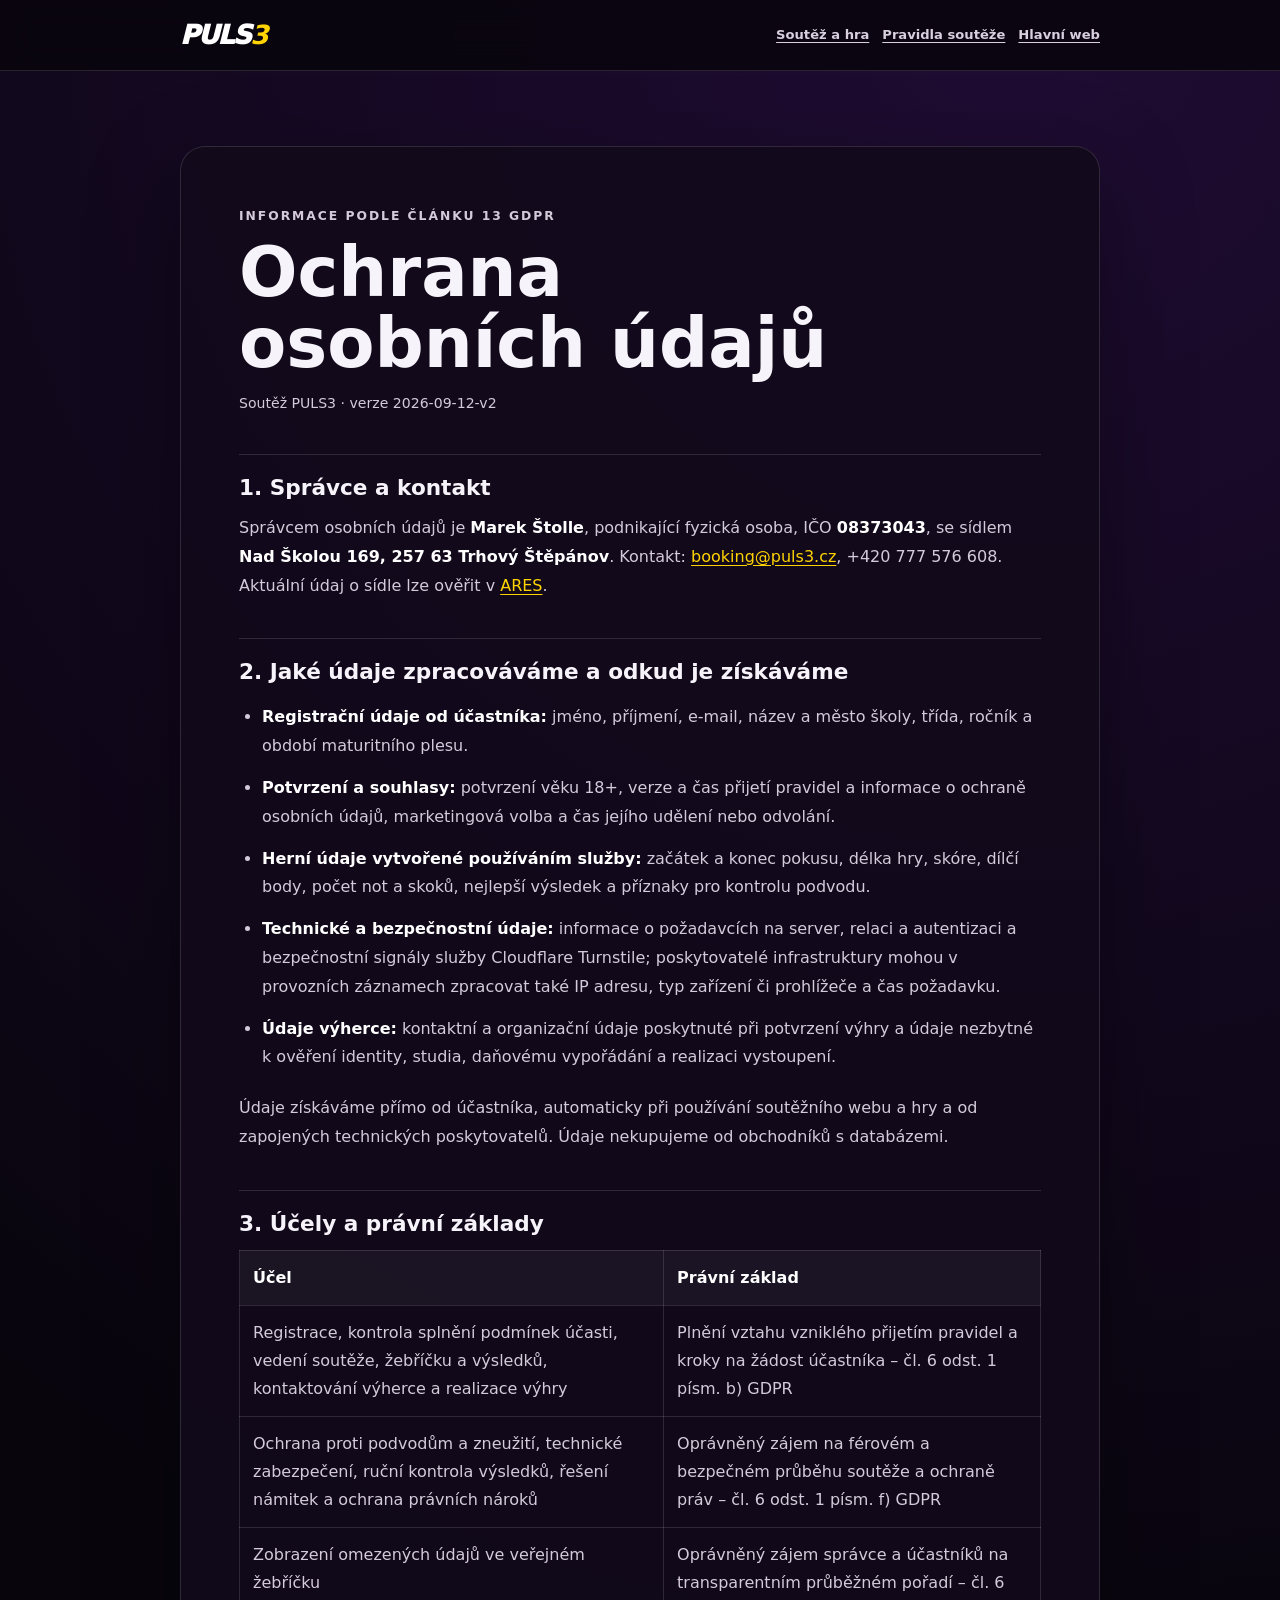
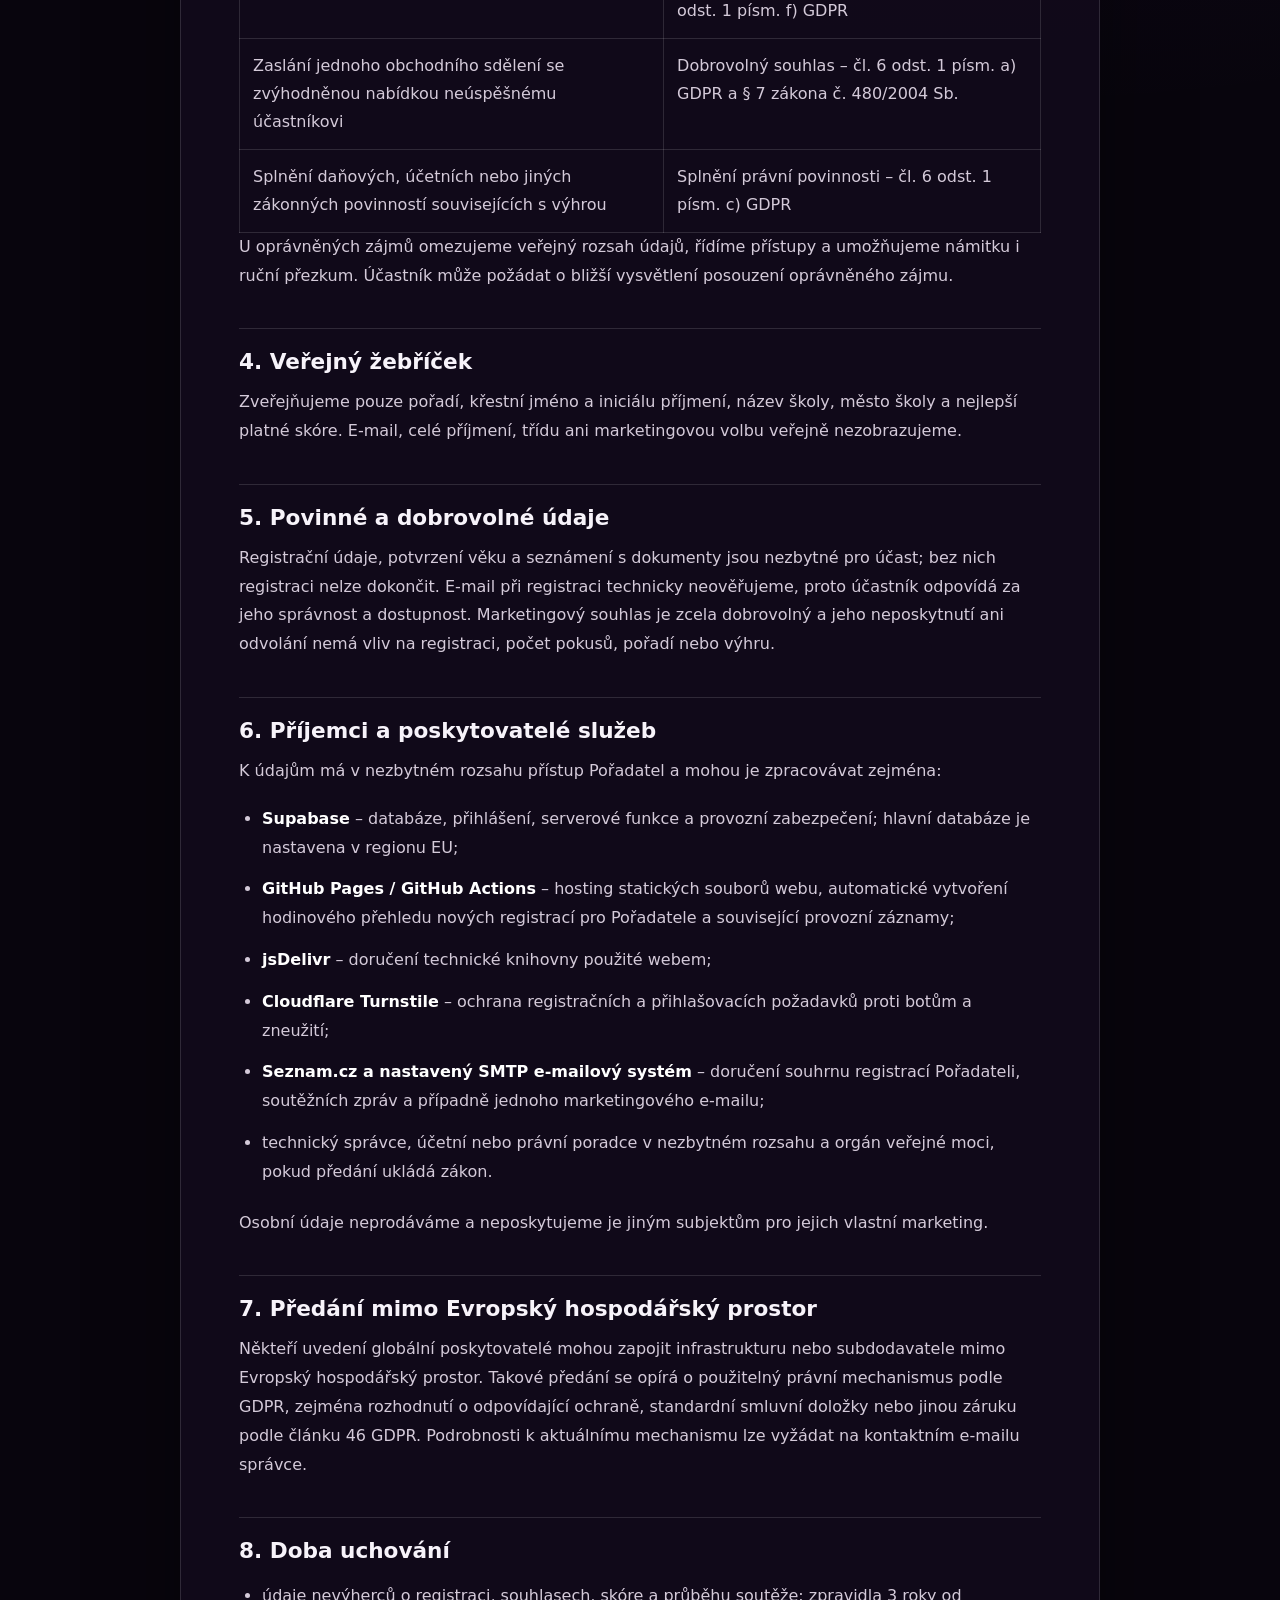
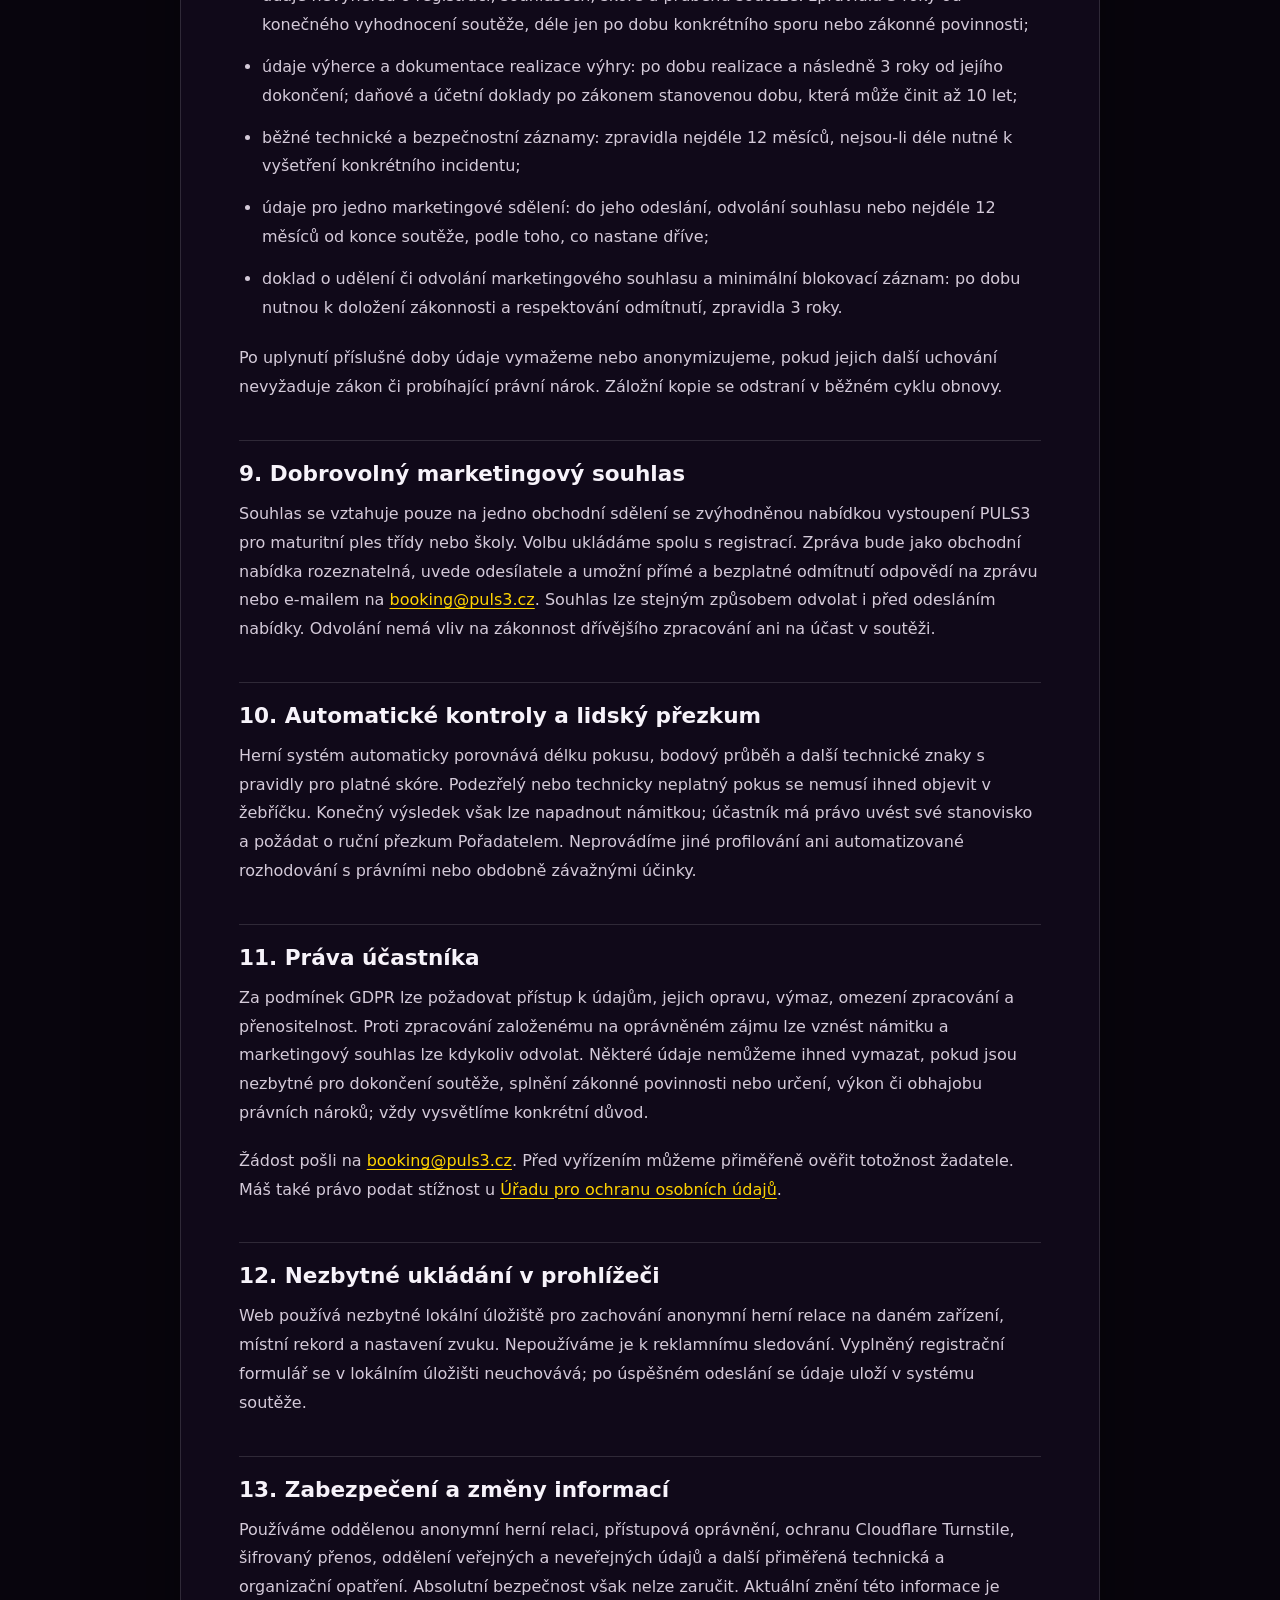
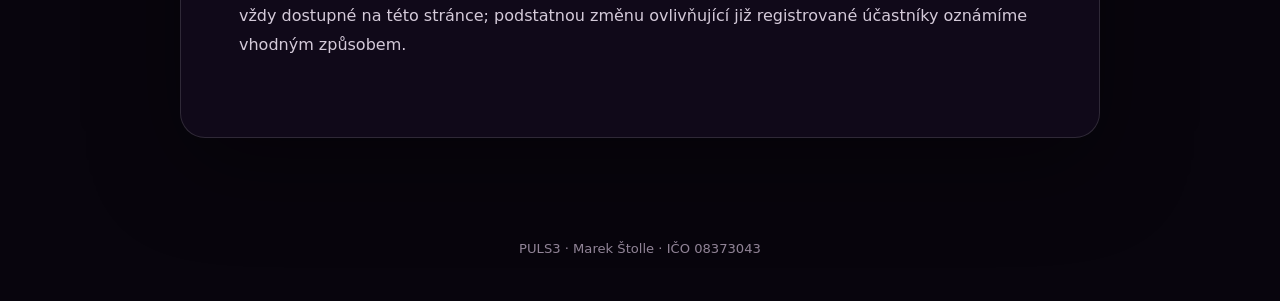
<file: soutez/gdpr/index.html>
<!doctype html>
<html lang="cs">
  <head>
    <meta charset="UTF-8" />
    <meta name="viewport" content="width=device-width, initial-scale=1" />
    <meta name="robots" content="index,follow" />
    <meta name="description" content="Informace o zpracování osobních údajů v soutěži PULS3." />
    <title>Ochrana osobních údajů | PULS3</title>
    <link rel="stylesheet" href="../legal.css" />
  </head>
  <body>
    <header class="legal-header">
      <a class="legal-brand" href="../" target="_blank" rel="noopener" aria-label="Otevřít soutěž v nové kartě">PULS<strong>3</strong></a>
      <nav aria-label="Navigace">
        <a href="../" target="_blank" rel="noopener">Soutěž a hra</a>
        <a href="../pravidla/" target="_blank" rel="noopener">Pravidla soutěže</a>
        <a href="/" target="_blank" rel="noopener">Hlavní web</a>
      </nav>
    </header>

    <main class="legal-document">
      <p class="legal-kicker">Informace podle článku 13 GDPR</p>
      <h1>Ochrana osobních údajů</h1>
      <p class="legal-updated">Soutěž PULS3 · verze 2026-09-12-v2</p>

      <h2>1. Správce a kontakt</h2>
      <p>
        Správcem osobních údajů je <strong>Marek Štolle</strong>, podnikající fyzická osoba, IČO <strong>08373043</strong>,
        se sídlem <strong>Nad Školou 169, 257 63 Trhový Štěpánov</strong>.
        Kontakt: <a href="mailto:booking@puls3.cz">booking@puls3.cz</a>, +420 777 576 608.
        Aktuální údaj o sídle lze ověřit v
        <a href="https://ares.gov.cz/ekonomicke-subjekty?ico=08373043" target="_blank" rel="noopener">ARES</a>.
      </p>

      <h2>2. Jaké údaje zpracováváme a odkud je získáváme</h2>
      <ul>
        <li><strong>Registrační údaje od účastníka:</strong> jméno, příjmení, e-mail, název a město školy, třída, ročník a období maturitního plesu.</li>
        <li><strong>Potvrzení a souhlasy:</strong> potvrzení věku 18+, verze a čas přijetí pravidel a informace o ochraně osobních údajů, marketingová volba a čas jejího udělení nebo odvolání.</li>
        <li><strong>Herní údaje vytvořené používáním služby:</strong> začátek a konec pokusu, délka hry, skóre, dílčí body, počet not a skoků, nejlepší výsledek a příznaky pro kontrolu podvodu.</li>
        <li><strong>Technické a bezpečnostní údaje:</strong> informace o požadavcích na server, relaci a autentizaci a bezpečnostní signály služby Cloudflare Turnstile; poskytovatelé infrastruktury mohou v provozních záznamech zpracovat také IP adresu, typ zařízení či prohlížeče a čas požadavku.</li>
        <li><strong>Údaje výherce:</strong> kontaktní a organizační údaje poskytnuté při potvrzení výhry a údaje nezbytné k ověření identity, studia, daňovému vypořádání a realizaci vystoupení.</li>
      </ul>
      <p>Údaje získáváme přímo od účastníka, automaticky při používání soutěžního webu a hry a od zapojených technických poskytovatelů. Údaje nekupujeme od obchodníků s databázemi.</p>

      <h2>3. Účely a právní základy</h2>
      <div class="legal-table-wrap">
        <table>
          <thead>
            <tr><th>Účel</th><th>Právní základ</th></tr>
          </thead>
          <tbody>
            <tr>
              <td>Registrace, kontrola splnění podmínek účasti, vedení soutěže, žebříčku a výsledků, kontaktování výherce a realizace výhry</td>
              <td>Plnění vztahu vzniklého přijetím pravidel a kroky na žádost účastníka – čl. 6 odst. 1 písm. b) GDPR</td>
            </tr>
            <tr>
              <td>Ochrana proti podvodům a zneužití, technické zabezpečení, ruční kontrola výsledků, řešení námitek a ochrana právních nároků</td>
              <td>Oprávněný zájem na férovém a bezpečném průběhu soutěže a ochraně práv – čl. 6 odst. 1 písm. f) GDPR</td>
            </tr>
            <tr>
              <td>Zobrazení omezených údajů ve veřejném žebříčku</td>
              <td>Oprávněný zájem správce a účastníků na transparentním průběžném pořadí – čl. 6 odst. 1 písm. f) GDPR</td>
            </tr>
            <tr>
              <td>Zaslání jednoho obchodního sdělení se zvýhodněnou nabídkou neúspěšnému účastníkovi</td>
              <td>Dobrovolný souhlas – čl. 6 odst. 1 písm. a) GDPR a § 7 zákona č. 480/2004 Sb.</td>
            </tr>
            <tr>
              <td>Splnění daňových, účetních nebo jiných zákonných povinností souvisejících s výhrou</td>
              <td>Splnění právní povinnosti – čl. 6 odst. 1 písm. c) GDPR</td>
            </tr>
          </tbody>
        </table>
      </div>
      <p>
        U oprávněných zájmů omezujeme veřejný rozsah údajů, řídíme přístupy a umožňujeme námitku i ruční přezkum.
        Účastník může požádat o bližší vysvětlení posouzení oprávněného zájmu.
      </p>

      <h2>4. Veřejný žebříček</h2>
      <p>
        Zveřejňujeme pouze pořadí, křestní jméno a iniciálu příjmení, název školy, město školy a nejlepší platné skóre.
        E-mail, celé příjmení, třídu ani marketingovou volbu veřejně nezobrazujeme.
      </p>

      <h2>5. Povinné a dobrovolné údaje</h2>
      <p>
        Registrační údaje, potvrzení věku a seznámení s dokumenty jsou nezbytné pro účast; bez nich registraci nelze dokončit. E-mail při registraci technicky neověřujeme, proto účastník odpovídá za jeho správnost a dostupnost.
        Marketingový souhlas je zcela dobrovolný a jeho neposkytnutí ani odvolání nemá vliv na registraci, počet pokusů, pořadí nebo výhru.
      </p>

      <h2>6. Příjemci a poskytovatelé služeb</h2>
      <p>K údajům má v nezbytném rozsahu přístup Pořadatel a mohou je zpracovávat zejména:</p>
      <ul>
        <li><strong>Supabase</strong> – databáze, přihlášení, serverové funkce a provozní zabezpečení; hlavní databáze je nastavena v regionu EU;</li>
        <li><strong>GitHub Pages / GitHub Actions</strong> – hosting statických souborů webu, automatické vytvoření hodinového přehledu nových registrací pro Pořadatele a související provozní záznamy;</li>
        <li><strong>jsDelivr</strong> – doručení technické knihovny použité webem;</li>
        <li><strong>Cloudflare Turnstile</strong> – ochrana registračních a přihlašovacích požadavků proti botům a zneužití;</li>
        <li><strong>Seznam.cz a nastavený SMTP e-mailový systém</strong> – doručení souhrnu registrací Pořadateli, soutěžních zpráv a případně jednoho marketingového e-mailu;</li>
        <li>technický správce, účetní nebo právní poradce v nezbytném rozsahu a orgán veřejné moci, pokud předání ukládá zákon.</li>
      </ul>
      <p>Osobní údaje neprodáváme a neposkytujeme je jiným subjektům pro jejich vlastní marketing.</p>

      <h2>7. Předání mimo Evropský hospodářský prostor</h2>
      <p>
        Někteří uvedení globální poskytovatelé mohou zapojit infrastrukturu nebo subdodavatele mimo Evropský hospodářský prostor.
        Takové předání se opírá o použitelný právní mechanismus podle GDPR, zejména rozhodnutí o odpovídající ochraně, standardní smluvní doložky nebo jinou záruku podle článku 46 GDPR.
        Podrobnosti k aktuálnímu mechanismu lze vyžádat na kontaktním e-mailu správce.
      </p>

      <h2>8. Doba uchování</h2>
      <ul>
        <li>údaje nevýherců o registraci, souhlasech, skóre a průběhu soutěže: zpravidla 3 roky od konečného vyhodnocení soutěže, déle jen po dobu konkrétního sporu nebo zákonné povinnosti;</li>
        <li>údaje výherce a dokumentace realizace výhry: po dobu realizace a následně 3 roky od jejího dokončení; daňové a účetní doklady po zákonem stanovenou dobu, která může činit až 10 let;</li>
        <li>běžné technické a bezpečnostní záznamy: zpravidla nejdéle 12 měsíců, nejsou-li déle nutné k vyšetření konkrétního incidentu;</li>
        <li>údaje pro jedno marketingové sdělení: do jeho odeslání, odvolání souhlasu nebo nejdéle 12 měsíců od konce soutěže, podle toho, co nastane dříve;</li>
        <li>doklad o udělení či odvolání marketingového souhlasu a minimální blokovací záznam: po dobu nutnou k doložení zákonnosti a respektování odmítnutí, zpravidla 3 roky.</li>
      </ul>
      <p>Po uplynutí příslušné doby údaje vymažeme nebo anonymizujeme, pokud jejich další uchování nevyžaduje zákon či probíhající právní nárok. Záložní kopie se odstraní v běžném cyklu obnovy.</p>

      <h2>9. Dobrovolný marketingový souhlas</h2>
      <p>
        Souhlas se vztahuje pouze na jedno obchodní sdělení se zvýhodněnou nabídkou vystoupení PULS3 pro maturitní ples třídy nebo školy.
        Volbu ukládáme spolu s registrací. Zpráva bude jako obchodní nabídka rozeznatelná, uvede odesílatele a umožní přímé a bezplatné odmítnutí odpovědí na zprávu nebo e-mailem na
        <a href="mailto:booking@puls3.cz">booking@puls3.cz</a>. Souhlas lze stejným způsobem odvolat i před odesláním nabídky.
        Odvolání nemá vliv na zákonnost dřívějšího zpracování ani na účast v soutěži.
      </p>

      <h2>10. Automatické kontroly a lidský přezkum</h2>
      <p>
        Herní systém automaticky porovnává délku pokusu, bodový průběh a další technické znaky s pravidly pro platné skóre.
        Podezřelý nebo technicky neplatný pokus se nemusí ihned objevit v žebříčku. Konečný výsledek však lze napadnout námitkou;
        účastník má právo uvést své stanovisko a požádat o ruční přezkum Pořadatelem. Neprovádíme jiné profilování ani automatizované rozhodování s právními nebo obdobně závažnými účinky.
      </p>

      <h2>11. Práva účastníka</h2>
      <p>
        Za podmínek GDPR lze požadovat přístup k údajům, jejich opravu, výmaz, omezení zpracování a přenositelnost.
        Proti zpracování založenému na oprávněném zájmu lze vznést námitku a marketingový souhlas lze kdykoliv odvolat.
        Některé údaje nemůžeme ihned vymazat, pokud jsou nezbytné pro dokončení soutěže, splnění zákonné povinnosti nebo určení, výkon či obhajobu právních nároků; vždy vysvětlíme konkrétní důvod.
      </p>
      <p>
        Žádost pošli na <a href="mailto:booking@puls3.cz">booking@puls3.cz</a>. Před vyřízením můžeme přiměřeně ověřit totožnost žadatele.
        Máš také právo podat stížnost u
        <a href="https://uoou.gov.cz/" target="_blank" rel="noopener">Úřadu pro ochranu osobních údajů</a>.
      </p>

      <h2>12. Nezbytné ukládání v prohlížeči</h2>
      <p>
        Web používá nezbytné lokální úložiště pro zachování anonymní herní relace na daném zařízení, místní rekord a nastavení zvuku.
        Nepoužíváme je k reklamnímu sledování. Vyplněný registrační formulář se v lokálním úložišti neuchovává; po úspěšném odeslání se údaje uloží v systému soutěže.
      </p>

      <h2>13. Zabezpečení a změny informací</h2>
      <p>
        Používáme oddělenou anonymní herní relaci, přístupová oprávnění, ochranu Cloudflare Turnstile, šifrovaný přenos, oddělení veřejných a neveřejných údajů a další přiměřená technická a organizační opatření.
        Absolutní bezpečnost však nelze zaručit. Aktuální znění této informace je vždy dostupné na této stránce; podstatnou změnu ovlivňující již registrované účastníky oznámíme vhodným způsobem.
      </p>
    </main>

    <footer class="legal-footer">PULS3 · Marek Štolle · IČO 08373043</footer>
  </body>
</html>
</file>
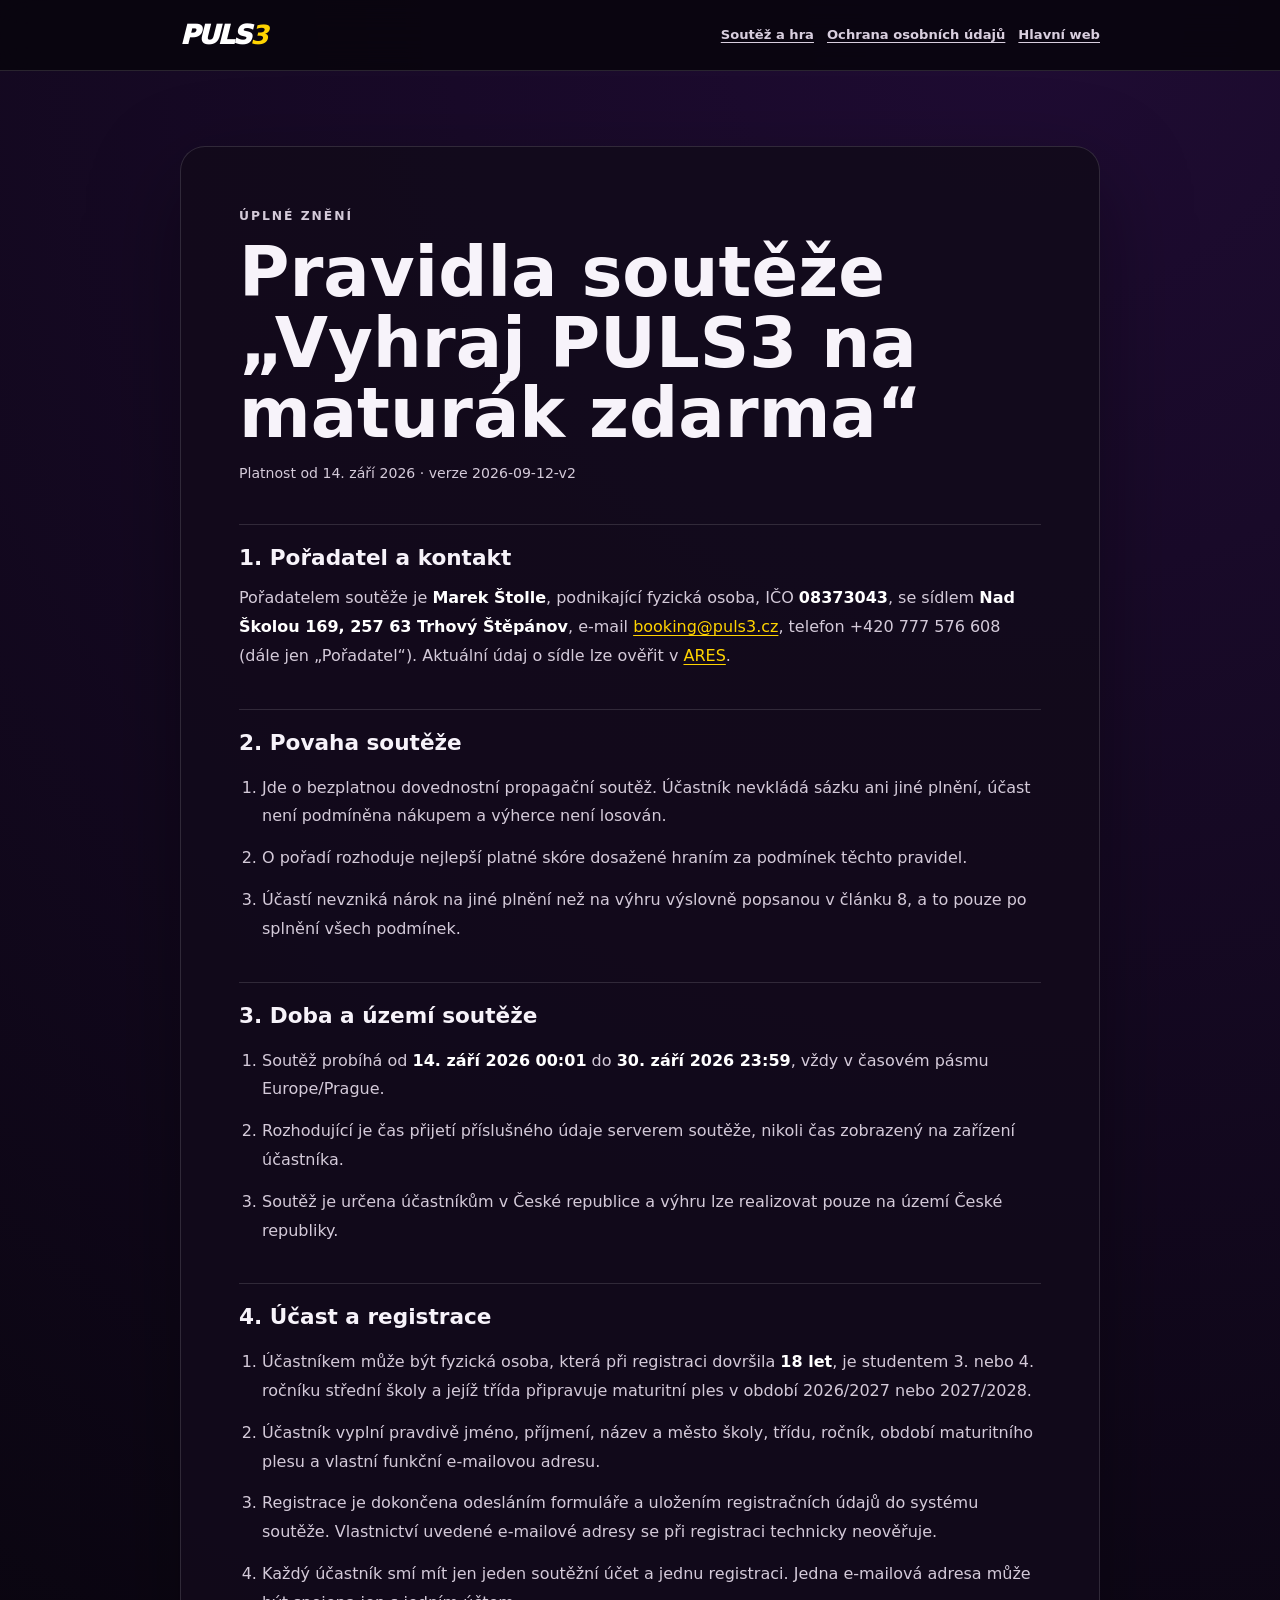
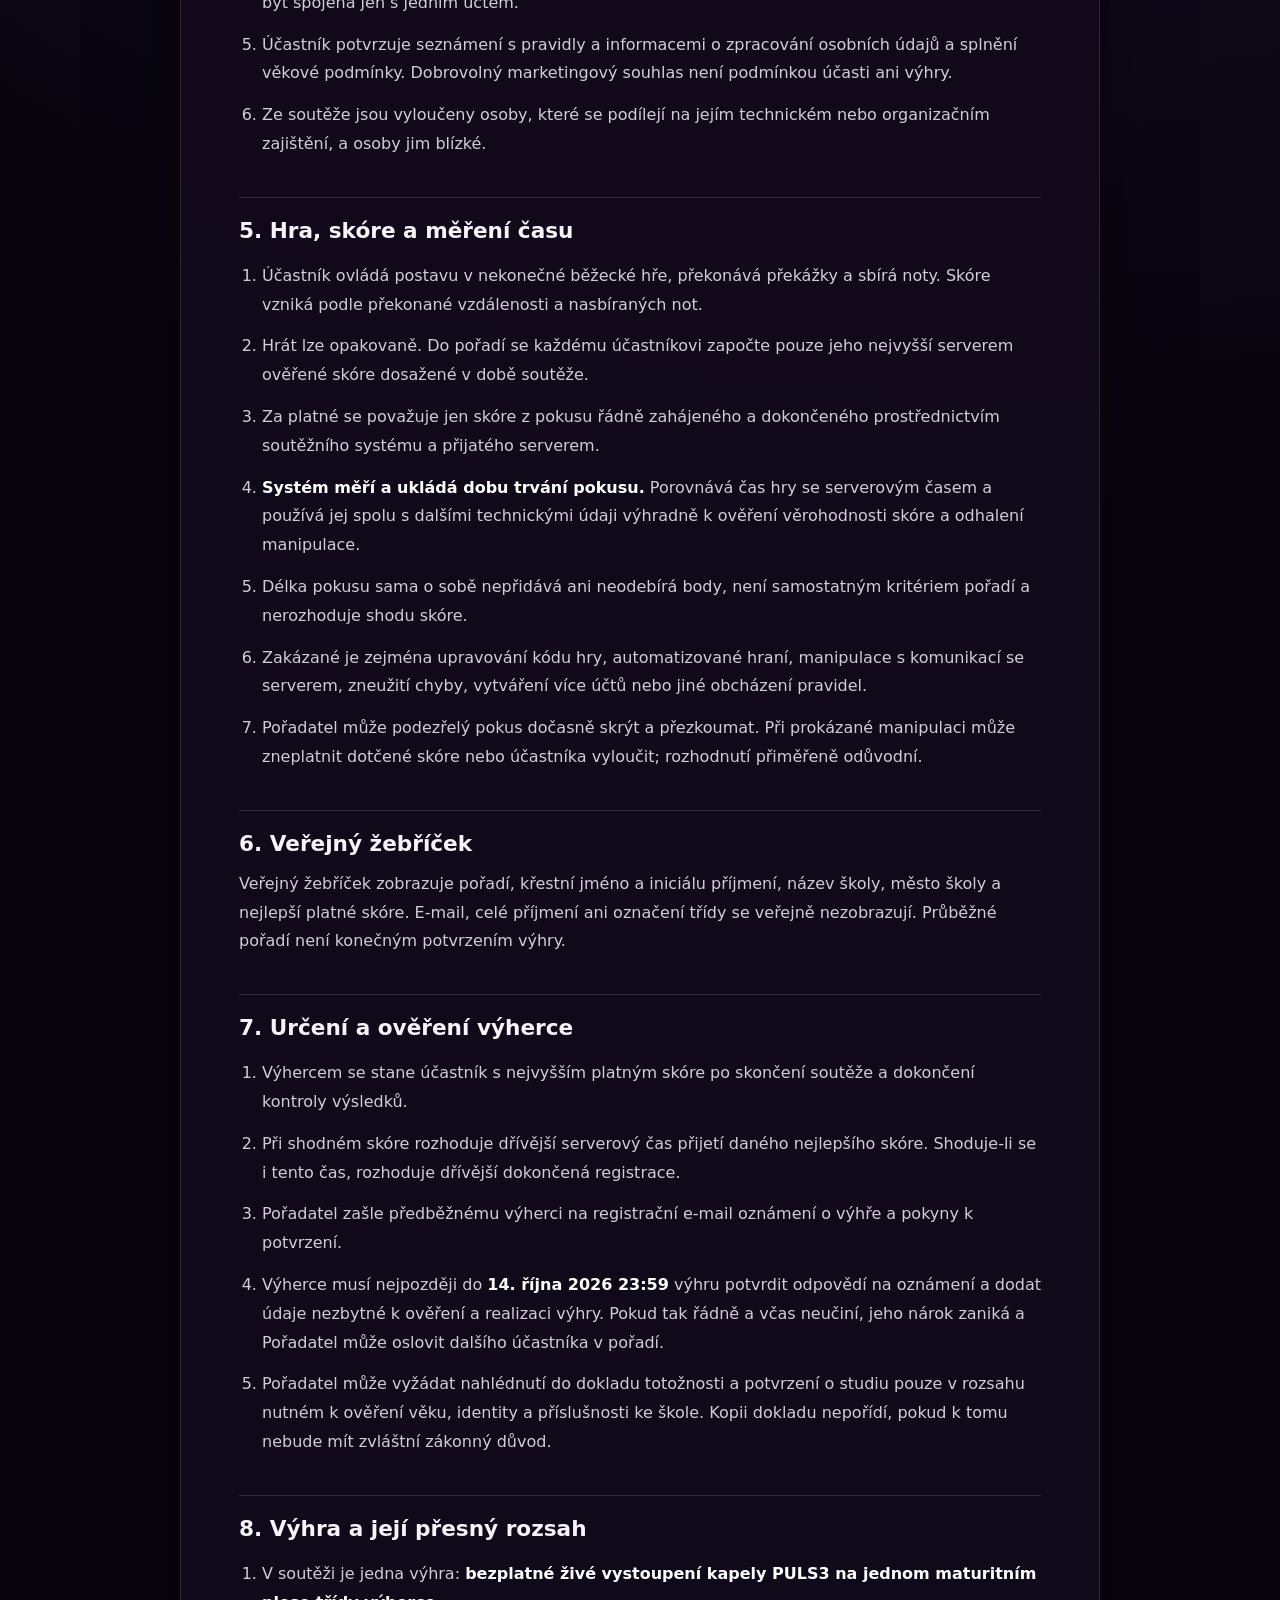
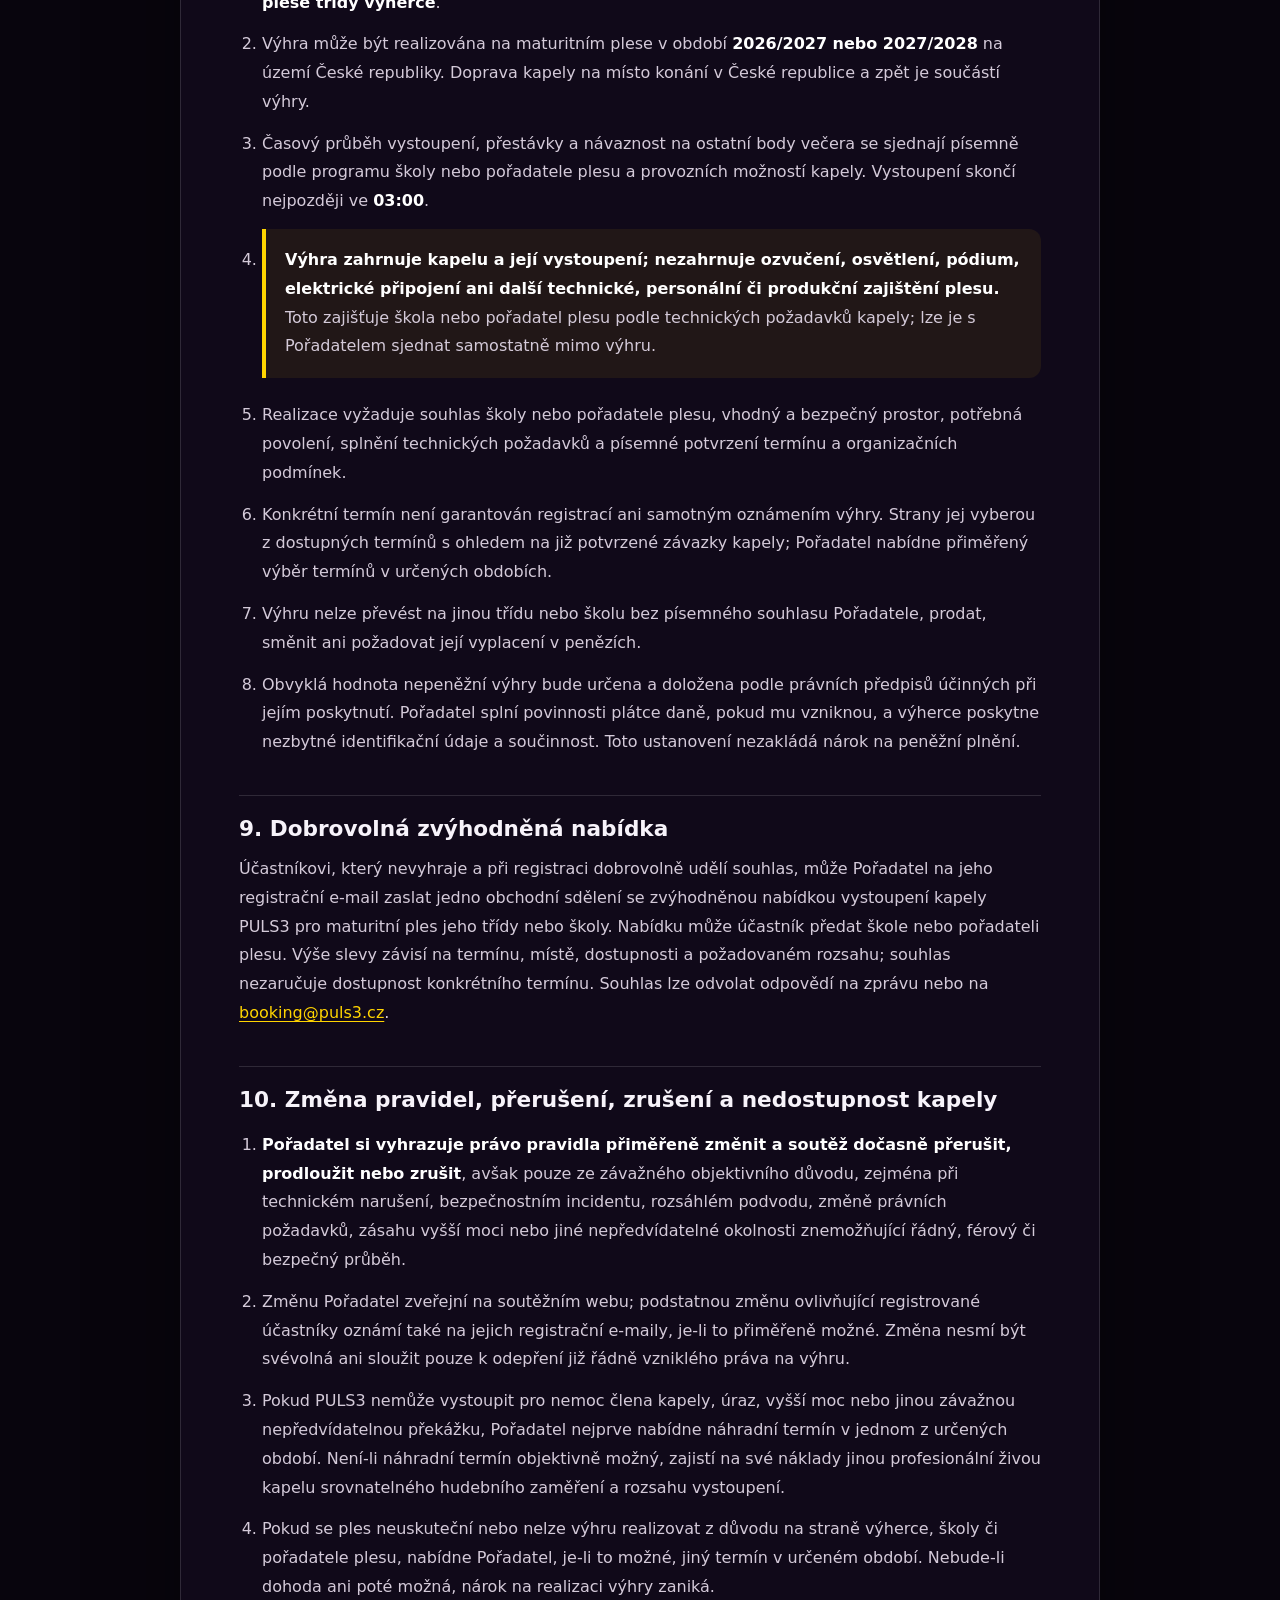
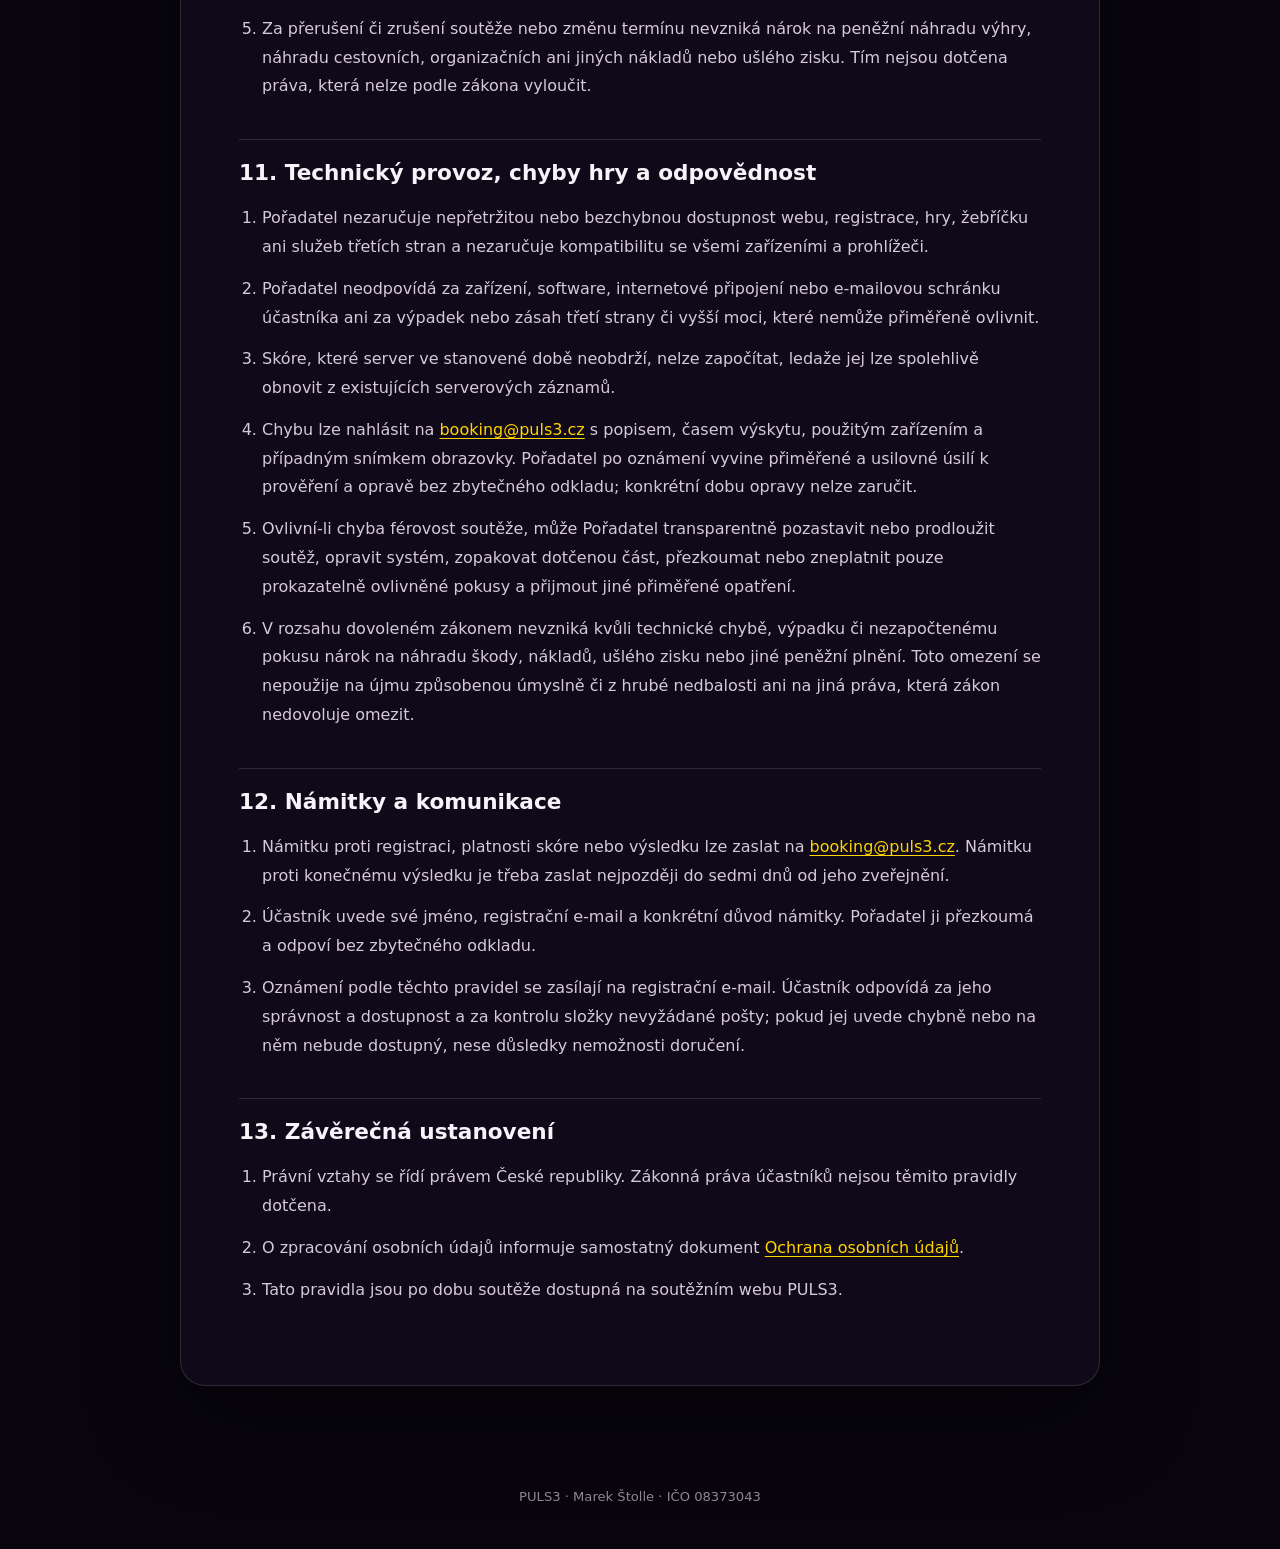
<file: soutez/pravidla/index.html>
<!doctype html>
<html lang="cs">
  <head>
    <meta charset="UTF-8" />
    <meta name="viewport" content="width=device-width, initial-scale=1" />
    <meta name="robots" content="index,follow" />
    <meta name="description" content="Úplná pravidla soutěže PULS3 – Vyhraj kapelu na maturák zdarma." />
    <title>Pravidla soutěže | PULS3</title>
    <link rel="stylesheet" href="../legal.css" />
  </head>
  <body>
    <header class="legal-header">
      <a class="legal-brand" href="../" target="_blank" rel="noopener" aria-label="Otevřít soutěž v nové kartě">PULS<strong>3</strong></a>
      <nav aria-label="Navigace">
        <a href="../" target="_blank" rel="noopener">Soutěž a hra</a>
        <a href="../gdpr/" target="_blank" rel="noopener">Ochrana osobních údajů</a>
        <a href="/" target="_blank" rel="noopener">Hlavní web</a>
      </nav>
    </header>

    <main class="legal-document">
      <p class="legal-kicker">Úplné znění</p>
      <h1>Pravidla soutěže „Vyhraj PULS3 na maturák zdarma“</h1>
      <p class="legal-updated">Platnost od 14. září 2026 · verze 2026-09-12-v2</p>

      <h2>1. Pořadatel a kontakt</h2>
      <p>
        Pořadatelem soutěže je <strong>Marek Štolle</strong>, podnikající fyzická osoba, IČO <strong>08373043</strong>,
        se sídlem <strong>Nad Školou 169, 257 63 Trhový Štěpánov</strong>, e-mail
        <a href="mailto:booking@puls3.cz">booking@puls3.cz</a>, telefon +420 777 576 608 (dále jen „Pořadatel“).
        Aktuální údaj o sídle lze ověřit v
        <a href="https://ares.gov.cz/ekonomicke-subjekty?ico=08373043" target="_blank" rel="noopener">ARES</a>.
      </p>

      <h2>2. Povaha soutěže</h2>
      <ol>
        <li>Jde o bezplatnou dovednostní propagační soutěž. Účastník nevkládá sázku ani jiné plnění, účast není podmíněna nákupem a výherce není losován.</li>
        <li>O pořadí rozhoduje nejlepší platné skóre dosažené hraním za podmínek těchto pravidel.</li>
        <li>Účastí nevzniká nárok na jiné plnění než na výhru výslovně popsanou v článku 8, a to pouze po splnění všech podmínek.</li>
      </ol>

      <h2>3. Doba a území soutěže</h2>
      <ol>
        <li>Soutěž probíhá od <strong>14. září 2026 00:01</strong> do <strong>30. září 2026 23:59</strong>, vždy v časovém pásmu Europe/Prague.</li>
        <li>Rozhodující je čas přijetí příslušného údaje serverem soutěže, nikoli čas zobrazený na zařízení účastníka.</li>
        <li>Soutěž je určena účastníkům v České republice a výhru lze realizovat pouze na území České republiky.</li>
      </ol>

      <h2>4. Účast a registrace</h2>
      <ol>
        <li>Účastníkem může být fyzická osoba, která při registraci dovršila <strong>18 let</strong>, je studentem 3. nebo 4. ročníku střední školy a jejíž třída připravuje maturitní ples v období 2026/2027 nebo 2027/2028.</li>
        <li>Účastník vyplní pravdivě jméno, příjmení, název a město školy, třídu, ročník, období maturitního plesu a vlastní funkční e-mailovou adresu.</li>
        <li>Registrace je dokončena odesláním formuláře a uložením registračních údajů do systému soutěže. Vlastnictví uvedené e-mailové adresy se při registraci technicky neověřuje.</li>
        <li>Každý účastník smí mít jen jeden soutěžní účet a jednu registraci. Jedna e-mailová adresa může být spojena jen s jedním účtem.</li>
        <li>Účastník potvrzuje seznámení s pravidly a informacemi o zpracování osobních údajů a splnění věkové podmínky. Dobrovolný marketingový souhlas není podmínkou účasti ani výhry.</li>
        <li>Ze soutěže jsou vyloučeny osoby, které se podílejí na jejím technickém nebo organizačním zajištění, a osoby jim blízké.</li>
      </ol>

      <h2>5. Hra, skóre a měření času</h2>
      <ol>
        <li>Účastník ovládá postavu v nekonečné běžecké hře, překonává překážky a sbírá noty. Skóre vzniká podle překonané vzdálenosti a nasbíraných not.</li>
        <li>Hrát lze opakovaně. Do pořadí se každému účastníkovi započte pouze jeho nejvyšší serverem ověřené skóre dosažené v době soutěže.</li>
        <li>Za platné se považuje jen skóre z pokusu řádně zahájeného a dokončeného prostřednictvím soutěžního systému a přijatého serverem.</li>
        <li><strong>Systém měří a ukládá dobu trvání pokusu.</strong> Porovnává čas hry se serverovým časem a používá jej spolu s dalšími technickými údaji výhradně k ověření věrohodnosti skóre a odhalení manipulace.</li>
        <li>Délka pokusu sama o sobě nepřidává ani neodebírá body, není samostatným kritériem pořadí a nerozhoduje shodu skóre.</li>
        <li>Zakázané je zejména upravování kódu hry, automatizované hraní, manipulace s komunikací se serverem, zneužití chyby, vytváření více účtů nebo jiné obcházení pravidel.</li>
        <li>Pořadatel může podezřelý pokus dočasně skrýt a přezkoumat. Při prokázané manipulaci může zneplatnit dotčené skóre nebo účastníka vyloučit; rozhodnutí přiměřeně odůvodní.</li>
      </ol>

      <h2>6. Veřejný žebříček</h2>
      <p>
        Veřejný žebříček zobrazuje pořadí, křestní jméno a iniciálu příjmení, název školy, město školy a nejlepší platné skóre.
        E-mail, celé příjmení ani označení třídy se veřejně nezobrazují. Průběžné pořadí není konečným potvrzením výhry.
      </p>

      <h2>7. Určení a ověření výherce</h2>
      <ol>
        <li>Výhercem se stane účastník s nejvyšším platným skóre po skončení soutěže a dokončení kontroly výsledků.</li>
        <li>Při shodném skóre rozhoduje dřívější serverový čas přijetí daného nejlepšího skóre. Shoduje-li se i tento čas, rozhoduje dřívější dokončená registrace.</li>
        <li>Pořadatel zašle předběžnému výherci na registrační e-mail oznámení o výhře a pokyny k potvrzení.</li>
        <li>Výherce musí nejpozději do <strong>14. října 2026 23:59</strong> výhru potvrdit odpovědí na oznámení a dodat údaje nezbytné k ověření a realizaci výhry. Pokud tak řádně a včas neučiní, jeho nárok zaniká a Pořadatel může oslovit dalšího účastníka v pořadí.</li>
        <li>Pořadatel může vyžádat nahlédnutí do dokladu totožnosti a potvrzení o studiu pouze v rozsahu nutném k ověření věku, identity a příslušnosti ke škole. Kopii dokladu nepořídí, pokud k tomu nebude mít zvláštní zákonný důvod.</li>
      </ol>

      <h2>8. Výhra a její přesný rozsah</h2>
      <ol>
        <li>V soutěži je jedna výhra: <strong>bezplatné živé vystoupení kapely PULS3 na jednom maturitním plese třídy výherce</strong>.</li>
        <li>Výhra může být realizována na maturitním plese v období <strong>2026/2027 nebo 2027/2028</strong> na území České republiky. Doprava kapely na místo konání v České republice a zpět je součástí výhry.</li>
        <li>Časový průběh vystoupení, přestávky a návaznost na ostatní body večera se sjednají písemně podle programu školy nebo pořadatele plesu a provozních možností kapely. Vystoupení skončí nejpozději ve <strong>03:00</strong>.</li>
        <li class="legal-callout"><strong>Výhra zahrnuje kapelu a její vystoupení; nezahrnuje ozvučení, osvětlení, pódium, elektrické připojení ani další technické, personální či produkční zajištění plesu.</strong> Toto zajišťuje škola nebo pořadatel plesu podle technických požadavků kapely; lze je s Pořadatelem sjednat samostatně mimo výhru.</li>
        <li>Realizace vyžaduje souhlas školy nebo pořadatele plesu, vhodný a bezpečný prostor, potřebná povolení, splnění technických požadavků a písemné potvrzení termínu a organizačních podmínek.</li>
        <li>Konkrétní termín není garantován registrací ani samotným oznámením výhry. Strany jej vyberou z dostupných termínů s ohledem na již potvrzené závazky kapely; Pořadatel nabídne přiměřený výběr termínů v určených obdobích.</li>
        <li>Výhru nelze převést na jinou třídu nebo školu bez písemného souhlasu Pořadatele, prodat, směnit ani požadovat její vyplacení v penězích.</li>
        <li>Obvyklá hodnota nepeněžní výhry bude určena a doložena podle právních předpisů účinných při jejím poskytnutí. Pořadatel splní povinnosti plátce daně, pokud mu vzniknou, a výherce poskytne nezbytné identifikační údaje a součinnost. Toto ustanovení nezakládá nárok na peněžní plnění.</li>
      </ol>

      <h2>9. Dobrovolná zvýhodněná nabídka</h2>
      <p>
        Účastníkovi, který nevyhraje a při registraci dobrovolně udělí souhlas, může Pořadatel na jeho registrační e-mail zaslat
        jedno obchodní sdělení se zvýhodněnou nabídkou vystoupení kapely PULS3 pro maturitní ples jeho třídy nebo školy.
        Nabídku může účastník předat škole nebo pořadateli plesu. Výše slevy závisí na termínu, místě, dostupnosti a požadovaném rozsahu;
        souhlas nezaručuje dostupnost konkrétního termínu. Souhlas lze odvolat odpovědí na zprávu nebo na
        <a href="mailto:booking@puls3.cz">booking@puls3.cz</a>.
      </p>

      <h2>10. Změna pravidel, přerušení, zrušení a nedostupnost kapely</h2>
      <ol>
        <li><strong>Pořadatel si vyhrazuje právo pravidla přiměřeně změnit a soutěž dočasně přerušit, prodloužit nebo zrušit</strong>, avšak pouze ze závažného objektivního důvodu, zejména při technickém narušení, bezpečnostním incidentu, rozsáhlém podvodu, změně právních požadavků, zásahu vyšší moci nebo jiné nepředvídatelné okolnosti znemožňující řádný, férový či bezpečný průběh.</li>
        <li>Změnu Pořadatel zveřejní na soutěžním webu; podstatnou změnu ovlivňující registrované účastníky oznámí také na jejich registrační e-maily, je-li to přiměřeně možné. Změna nesmí být svévolná ani sloužit pouze k odepření již řádně vzniklého práva na výhru.</li>
        <li>Pokud PULS3 nemůže vystoupit pro nemoc člena kapely, úraz, vyšší moc nebo jinou závažnou nepředvídatelnou překážku, Pořadatel nejprve nabídne náhradní termín v jednom z určených období. Není-li náhradní termín objektivně možný, zajistí na své náklady jinou profesionální živou kapelu srovnatelného hudebního zaměření a rozsahu vystoupení.</li>
        <li>Pokud se ples neuskuteční nebo nelze výhru realizovat z důvodu na straně výherce, školy či pořadatele plesu, nabídne Pořadatel, je-li to možné, jiný termín v určeném období. Nebude-li dohoda ani poté možná, nárok na realizaci výhry zaniká.</li>
        <li>Za přerušení či zrušení soutěže nebo změnu termínu nevzniká nárok na peněžní náhradu výhry, náhradu cestovních, organizačních ani jiných nákladů nebo ušlého zisku. Tím nejsou dotčena práva, která nelze podle zákona vyloučit.</li>
      </ol>

      <h2>11. Technický provoz, chyby hry a odpovědnost</h2>
      <ol>
        <li>Pořadatel nezaručuje nepřetržitou nebo bezchybnou dostupnost webu, registrace, hry, žebříčku ani služeb třetích stran a nezaručuje kompatibilitu se všemi zařízeními a prohlížeči.</li>
        <li>Pořadatel neodpovídá za zařízení, software, internetové připojení nebo e-mailovou schránku účastníka ani za výpadek nebo zásah třetí strany či vyšší moci, které nemůže přiměřeně ovlivnit.</li>
        <li>Skóre, které server ve stanovené době neobdrží, nelze započítat, ledaže jej lze spolehlivě obnovit z existujících serverových záznamů.</li>
        <li>Chybu lze nahlásit na <a href="mailto:booking@puls3.cz">booking@puls3.cz</a> s popisem, časem výskytu, použitým zařízením a případným snímkem obrazovky. Pořadatel po oznámení vyvine přiměřené a usilovné úsilí k prověření a opravě bez zbytečného odkladu; konkrétní dobu opravy nelze zaručit.</li>
        <li>Ovlivní-li chyba férovost soutěže, může Pořadatel transparentně pozastavit nebo prodloužit soutěž, opravit systém, zopakovat dotčenou část, přezkoumat nebo zneplatnit pouze prokazatelně ovlivněné pokusy a přijmout jiné přiměřené opatření.</li>
        <li>V rozsahu dovoleném zákonem nevzniká kvůli technické chybě, výpadku či nezapočtenému pokusu nárok na náhradu škody, nákladů, ušlého zisku nebo jiné peněžní plnění. Toto omezení se nepoužije na újmu způsobenou úmyslně či z hrubé nedbalosti ani na jiná práva, která zákon nedovoluje omezit.</li>
      </ol>

      <h2>12. Námitky a komunikace</h2>
      <ol>
        <li>Námitku proti registraci, platnosti skóre nebo výsledku lze zaslat na <a href="mailto:booking@puls3.cz">booking@puls3.cz</a>. Námitku proti konečnému výsledku je třeba zaslat nejpozději do sedmi dnů od jeho zveřejnění.</li>
        <li>Účastník uvede své jméno, registrační e-mail a konkrétní důvod námitky. Pořadatel ji přezkoumá a odpoví bez zbytečného odkladu.</li>
        <li>Oznámení podle těchto pravidel se zasílají na registrační e-mail. Účastník odpovídá za jeho správnost a dostupnost a za kontrolu složky nevyžádané pošty; pokud jej uvede chybně nebo na něm nebude dostupný, nese důsledky nemožnosti doručení.</li>
      </ol>

      <h2>13. Závěrečná ustanovení</h2>
      <ol>
        <li>Právní vztahy se řídí právem České republiky. Zákonná práva účastníků nejsou těmito pravidly dotčena.</li>
        <li>O zpracování osobních údajů informuje samostatný dokument <a href="../gdpr/" target="_blank" rel="noopener">Ochrana osobních údajů</a>.</li>
        <li>Tato pravidla jsou po dobu soutěže dostupná na soutěžním webu PULS3.</li>
      </ol>
    </main>

    <footer class="legal-footer">PULS3 · Marek Štolle · IČO 08373043</footer>
  </body>
</html>
</file>
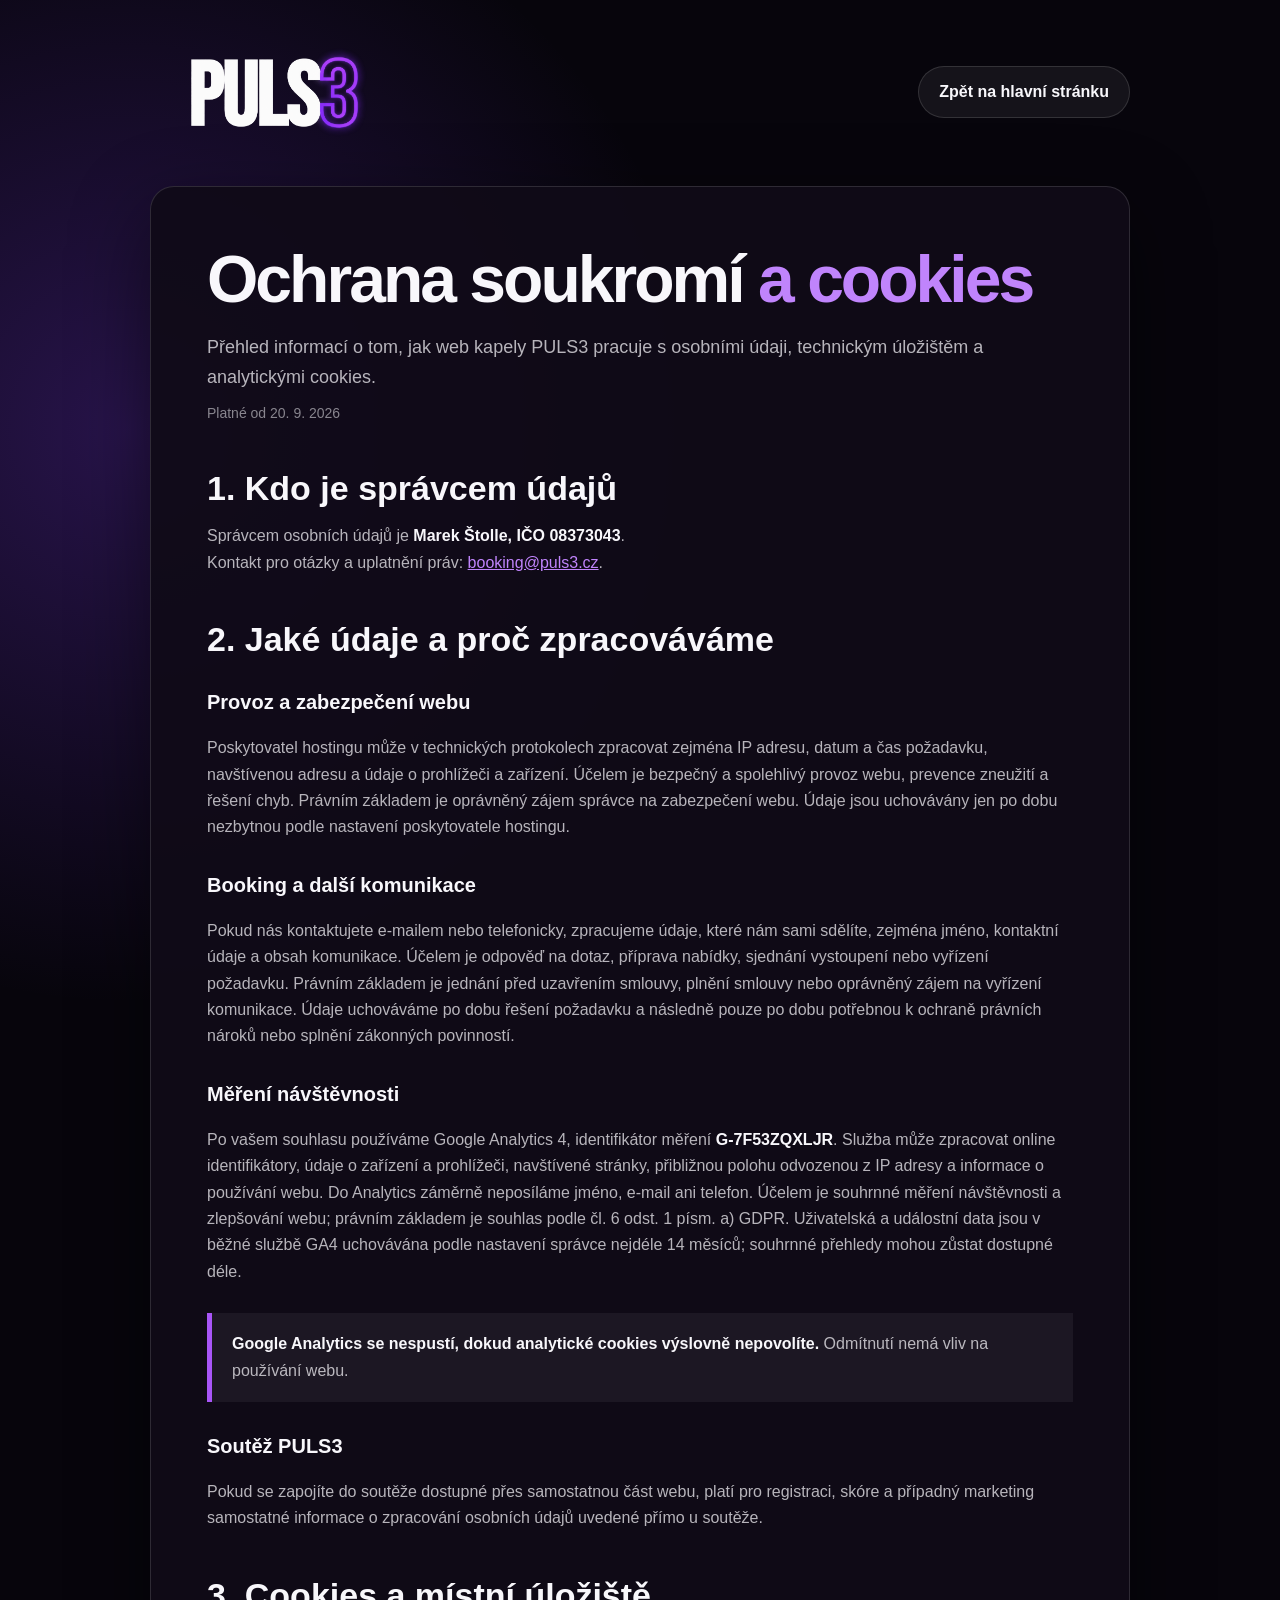
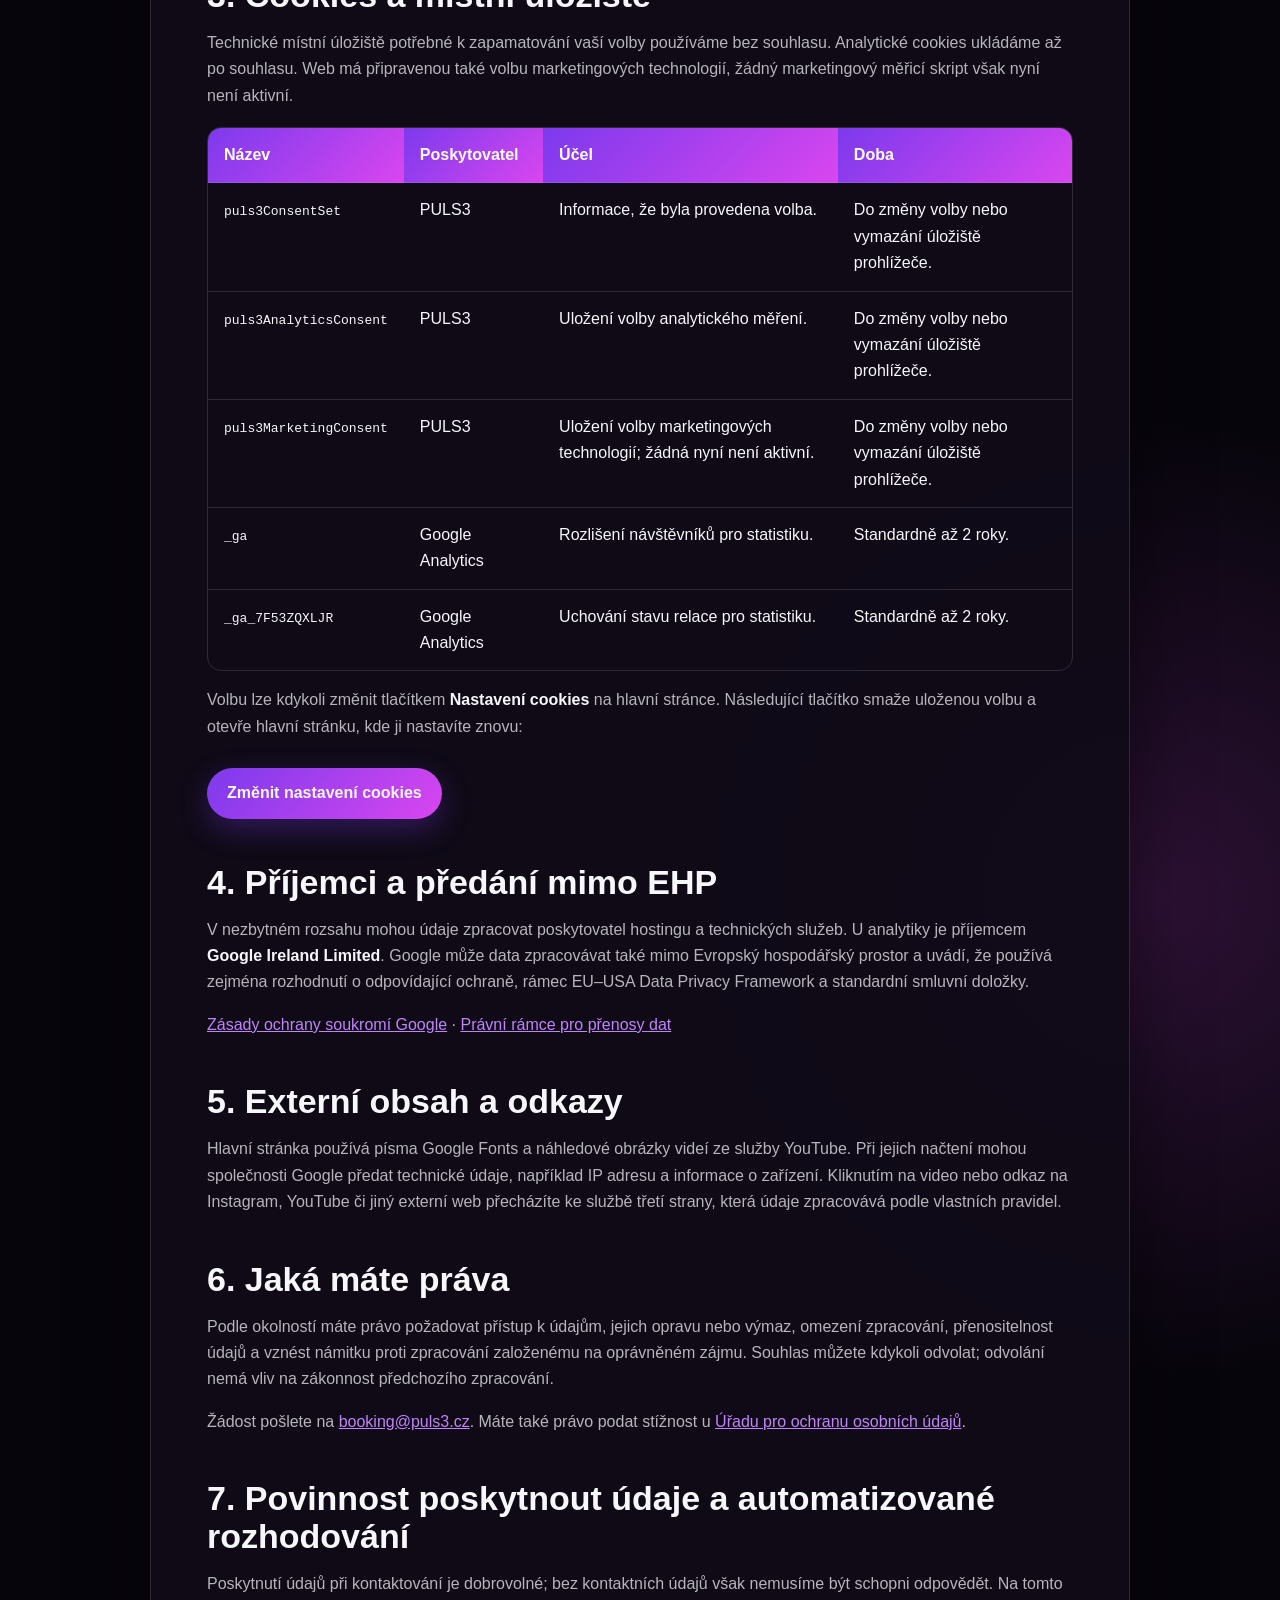
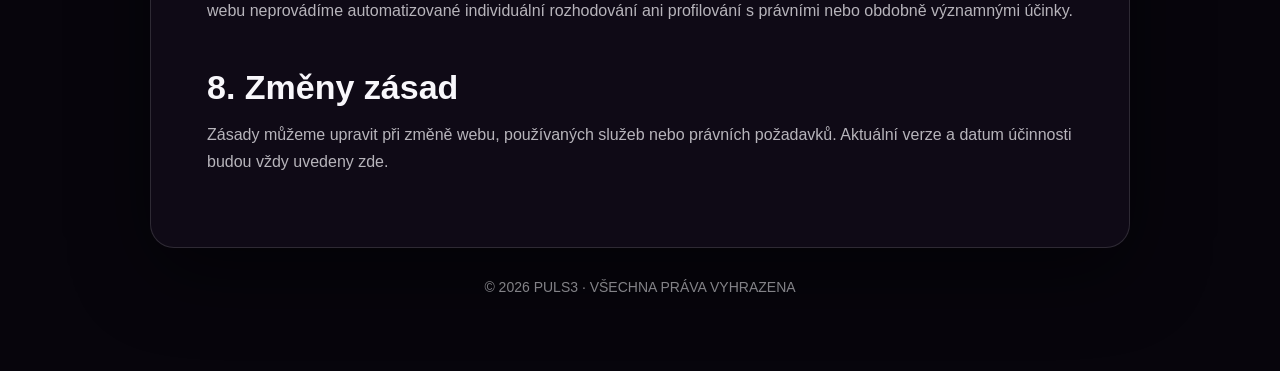
<file: ochrana-soukromi (1) PULSE.html>
<!doctype html>
<html lang="cs">
<head>
  <meta charset="utf-8">
  <meta name="viewport" content="width=device-width, initial-scale=1">
  <title>Ochrana soukromí a cookies | PULS3</title>
  <meta name="description" content="Informace o zpracování osobních údajů a používání cookies na webu kapely PULS3.">
  <link rel="canonical" href="https://puls3.cz/ochrana-soukromi.html">
  <style>
    :root{
      color-scheme:dark;
      --bg:#07050c;
      --panel:#100b18;
      --text:#f8f7fb;
      --muted:rgba(248,247,251,.72);
      --line:rgba(255,255,255,.13);
      --purple:#7c3aed;
      --purple2:#a855f7;
      --pink:#d946ef;
      --max:980px;
    }
    *{box-sizing:border-box}
    html{scroll-behavior:smooth}
    body{
      margin:0;
      min-height:100vh;
      color:var(--text);
      background:
        radial-gradient(circle at 10% 12%,rgba(124,58,237,.28),transparent 36rem),
        radial-gradient(circle at 90% 70%,rgba(217,70,239,.18),transparent 30rem),
        var(--bg);
      font-family:Arial,Helvetica,sans-serif;
      line-height:1.65;
    }
    a{color:#c084fc}
    a:focus-visible,button:focus-visible{outline:3px solid #fff;outline-offset:4px}
    .page{width:min(var(--max),calc(100% - 32px));margin:auto;padding:32px 0 72px}
    .topbar{display:flex;align-items:center;justify-content:space-between;gap:24px;margin-bottom:34px}
    .logo{display:block;width:min(250px,58vw);max-height:120px;object-fit:contain}
    .back,.cookie-button{
      display:inline-flex;align-items:center;justify-content:center;min-height:48px;
      padding:12px 20px;border:1px solid var(--line);border-radius:999px;
      color:var(--text);background:rgba(255,255,255,.06);font:inherit;font-weight:800;
      text-decoration:none;cursor:pointer
    }
    .cookie-button{border:0;background:linear-gradient(135deg,var(--purple),var(--pink));box-shadow:0 10px 30px rgba(124,58,237,.32)}
    main{
      padding:clamp(24px,5vw,56px);border:1px solid var(--line);border-radius:24px;
      background:rgba(16,11,24,.94);box-shadow:0 25px 80px rgba(0,0,0,.48)
    }
    h1,h2{line-height:1.12}
    h1{max-width:850px;margin:0 0 16px;font-size:clamp(36px,6vw,66px);letter-spacing:-.045em}
    h1 span{color:#c084fc}
    h2{margin:44px 0 12px;font-size:clamp(24px,4vw,34px)}
    h3{margin:28px 0 8px;font-size:20px}
    p,li{color:var(--muted)}
    strong{color:var(--text)}
    .lead{max-width:780px;margin:0 0 10px;font-size:18px}
    .updated{margin:0;color:rgba(248,247,251,.52);font-size:14px}
    .notice{margin:28px 0;padding:18px 20px;border-left:5px solid var(--purple2);background:rgba(255,255,255,.055)}
    .notice p{margin:0}
    ul{padding-left:22px}
    .table-wrap{overflow-x:auto;margin-top:18px;border:1px solid var(--line);border-radius:14px}
    table{width:100%;min-width:720px;border-collapse:collapse}
    th,td{padding:14px 16px;border-bottom:1px solid var(--line);text-align:left;vertical-align:top}
    th{background:linear-gradient(135deg,var(--purple),var(--pink));color:#fff}
    tr:last-child td{border-bottom:0}
    .actions{display:flex;flex-wrap:wrap;gap:12px;margin-top:28px}
    footer{padding:28px 0 0;color:rgba(248,247,251,.52);text-align:center;font-size:14px}
    @media(max-width:620px){
      .topbar{align-items:flex-start;flex-direction:column}.back{width:100%}
      main{border-radius:18px}.actions>*{width:100%}
    }
  </style>
</head>
<body>
  <div class="page">
    <header class="topbar">
      <a href="index.html" aria-label="Zpět na web PULS3">
        <img class="logo" src="images/LOGO%20transparentni.png" alt="PULS3">
      </a>
      <a class="back" href="index.html">Zpět na hlavní stránku</a>
    </header>

    <main>
      <h1>Ochrana soukromí <span>a cookies</span></h1>
      <p class="lead">Přehled informací o tom, jak web kapely PULS3 pracuje s osobními údaji, technickým úložištěm a analytickými cookies.</p>
      <p class="updated">Platné od 20. 9. 2026</p>

      <h2>1. Kdo je správcem údajů</h2>
      <p>
        Správcem osobních údajů je <strong>Marek Štolle, IČO 08373043</strong>.<br>
        Kontakt pro otázky a uplatnění práv: <a href="mailto:booking@puls3.cz">booking@puls3.cz</a>.
      </p>

      <h2>2. Jaké údaje a proč zpracováváme</h2>
      <h3>Provoz a zabezpečení webu</h3>
      <p>Poskytovatel hostingu může v technických protokolech zpracovat zejména IP adresu, datum a čas požadavku, navštívenou adresu a údaje o prohlížeči a zařízení. Účelem je bezpečný a spolehlivý provoz webu, prevence zneužití a řešení chyb. Právním základem je oprávněný zájem správce na zabezpečení webu. Údaje jsou uchovávány jen po dobu nezbytnou podle nastavení poskytovatele hostingu.</p>

      <h3>Booking a další komunikace</h3>
      <p>Pokud nás kontaktujete e-mailem nebo telefonicky, zpracujeme údaje, které nám sami sdělíte, zejména jméno, kontaktní údaje a obsah komunikace. Účelem je odpověď na dotaz, příprava nabídky, sjednání vystoupení nebo vyřízení požadavku. Právním základem je jednání před uzavřením smlouvy, plnění smlouvy nebo oprávněný zájem na vyřízení komunikace. Údaje uchováváme po dobu řešení požadavku a následně pouze po dobu potřebnou k ochraně právních nároků nebo splnění zákonných povinností.</p>

      <h3>Měření návštěvnosti</h3>
      <p>Po vašem souhlasu používáme Google Analytics 4, identifikátor měření <strong>G-7F53ZQXLJR</strong>. Služba může zpracovat online identifikátory, údaje o zařízení a prohlížeči, navštívené stránky, přibližnou polohu odvozenou z IP adresy a informace o používání webu. Do Analytics záměrně neposíláme jméno, e-mail ani telefon. Účelem je souhrnné měření návštěvnosti a zlepšování webu; právním základem je souhlas podle čl. 6 odst. 1 písm. a) GDPR. Uživatelská a událostní data jsou v běžné službě GA4 uchovávána podle nastavení správce nejdéle 14 měsíců; souhrnné přehledy mohou zůstat dostupné déle.</p>

      <div class="notice"><p><strong>Google Analytics se nespustí, dokud analytické cookies výslovně nepovolíte.</strong> Odmítnutí nemá vliv na používání webu.</p></div>

      <h3>Soutěž PULS3</h3>
      <p>Pokud se zapojíte do soutěže dostupné přes samostatnou část webu, platí pro registraci, skóre a případný marketing samostatné informace o zpracování osobních údajů uvedené přímo u soutěže.</p>

      <h2>3. Cookies a místní úložiště</h2>
      <p>Technické místní úložiště potřebné k zapamatování vaší volby používáme bez souhlasu. Analytické cookies ukládáme až po souhlasu. Web má připravenou také volbu marketingových technologií, žádný marketingový měřicí skript však nyní není aktivní.</p>

      <div class="table-wrap" role="region" aria-label="Přehled používaného úložiště" tabindex="0">
        <table>
          <thead><tr><th>Název</th><th>Poskytovatel</th><th>Účel</th><th>Doba</th></tr></thead>
          <tbody>
            <tr><td><code>puls3ConsentSet</code></td><td>PULS3</td><td>Informace, že byla provedena volba.</td><td>Do změny volby nebo vymazání úložiště prohlížeče.</td></tr>
            <tr><td><code>puls3AnalyticsConsent</code></td><td>PULS3</td><td>Uložení volby analytického měření.</td><td>Do změny volby nebo vymazání úložiště prohlížeče.</td></tr>
            <tr><td><code>puls3MarketingConsent</code></td><td>PULS3</td><td>Uložení volby marketingových technologií; žádná nyní není aktivní.</td><td>Do změny volby nebo vymazání úložiště prohlížeče.</td></tr>
            <tr><td><code>_ga</code></td><td>Google Analytics</td><td>Rozlišení návštěvníků pro statistiku.</td><td>Standardně až 2 roky.</td></tr>
            <tr><td><code>_ga_7F53ZQXLJR</code></td><td>Google Analytics</td><td>Uchování stavu relace pro statistiku.</td><td>Standardně až 2 roky.</td></tr>
          </tbody>
        </table>
      </div>

      <p>Volbu lze kdykoli změnit tlačítkem <strong>Nastavení cookies</strong> na hlavní stránce. Následující tlačítko smaže uloženou volbu a otevře hlavní stránku, kde ji nastavíte znovu:</p>
      <div class="actions"><button class="cookie-button" id="resetCookieConsent" type="button">Změnit nastavení cookies</button></div>

      <h2>4. Příjemci a předání mimo EHP</h2>
      <p>V nezbytném rozsahu mohou údaje zpracovat poskytovatel hostingu a technických služeb. U analytiky je příjemcem <strong>Google Ireland Limited</strong>. Google může data zpracovávat také mimo Evropský hospodářský prostor a uvádí, že používá zejména rozhodnutí o odpovídající ochraně, rámec EU–USA Data Privacy Framework a standardní smluvní doložky.</p>
      <p><a href="https://policies.google.com/privacy?hl=cs" target="_blank" rel="noopener noreferrer">Zásady ochrany soukromí Google</a> · <a href="https://policies.google.com/privacy/frameworks?hl=cs" target="_blank" rel="noopener noreferrer">Právní rámce pro přenosy dat</a></p>

      <h2>5. Externí obsah a odkazy</h2>
      <p>Hlavní stránka používá písma Google Fonts a náhledové obrázky videí ze služby YouTube. Při jejich načtení mohou společnosti Google předat technické údaje, například IP adresu a informace o zařízení. Kliknutím na video nebo odkaz na Instagram, YouTube či jiný externí web přecházíte ke službě třetí strany, která údaje zpracovává podle vlastních pravidel.</p>

      <h2>6. Jaká máte práva</h2>
      <p>Podle okolností máte právo požadovat přístup k údajům, jejich opravu nebo výmaz, omezení zpracování, přenositelnost údajů a vznést námitku proti zpracování založenému na oprávněném zájmu. Souhlas můžete kdykoli odvolat; odvolání nemá vliv na zákonnost předchozího zpracování.</p>
      <p>Žádost pošlete na <a href="mailto:booking@puls3.cz">booking@puls3.cz</a>. Máte také právo podat stížnost u <a href="https://uoou.gov.cz/" target="_blank" rel="noopener noreferrer">Úřadu pro ochranu osobních údajů</a>.</p>

      <h2>7. Povinnost poskytnout údaje a automatizované rozhodování</h2>
      <p>Poskytnutí údajů při kontaktování je dobrovolné; bez kontaktních údajů však nemusíme být schopni odpovědět. Na tomto webu neprovádíme automatizované individuální rozhodování ani profilování s právními nebo obdobně významnými účinky.</p>

      <h2>8. Změny zásad</h2>
      <p>Zásady můžeme upravit při změně webu, používaných služeb nebo právních požadavků. Aktuální verze a datum účinnosti budou vždy uvedeny zde.</p>
    </main>

    <footer>© 2026 PULS3 · VŠECHNA PRÁVA VYHRAZENA</footer>
  </div>

  <script>
    document.getElementById('resetCookieConsent').addEventListener('click', () => {
      try {
        localStorage.removeItem('puls3ConsentSet');
        localStorage.removeItem('puls3AnalyticsConsent');
        localStorage.removeItem('puls3MarketingConsent');
      } catch (error) {
        // Přesměrování funguje i při blokovaném místním úložišti.
      }
      window.location.href = 'index.html';
    });
  </script>
</body>
</html>
</file>
<file: soutez/legal.css>
:root {
  color-scheme: dark;
  --bg: #08050d;
  --panel: #120b1b;
  --text: #f7f3fa;
  --muted: #bdb1c5;
  --gold: #ffd400;
  --line: rgba(255, 255, 255, 0.13);
  font-family: Inter, ui-sans-serif, system-ui, -apple-system, BlinkMacSystemFont, "Segoe UI", sans-serif;
}

* {
  box-sizing: border-box;
}

html {
  scroll-behavior: smooth;
}

body {
  min-height: 100vh;
  margin: 0;
  color: var(--text);
  background:
    radial-gradient(circle at 80% 0, rgba(137, 43, 226, 0.18), transparent 33%),
    var(--bg);
  font-size: 16px;
  line-height: 1.75;
}

a {
  color: var(--gold);
  text-underline-offset: 3px;
}

.legal-header {
  min-height: 68px;
  padding: 12px max(18px, calc((100vw - 920px) / 2));
  display: flex;
  align-items: center;
  justify-content: space-between;
  gap: 20px;
  border-bottom: 1px solid var(--line);
  background: rgba(8, 5, 13, 0.88);
  backdrop-filter: blur(16px);
}

.legal-brand {
  color: #fff;
  text-decoration: none;
  font-size: 1.65rem;
  font-style: italic;
  font-weight: 950;
  letter-spacing: -0.06em;
}

.legal-brand strong {
  color: var(--gold);
}

.legal-header nav {
  display: flex;
  gap: 13px;
  font-size: 0.82rem;
  font-weight: 800;
}

.legal-header nav a {
  color: #d9cfdf;
}

.legal-document {
  width: min(920px, calc(100% - 32px));
  margin: clamp(35px, 7vw, 75px) auto;
  padding: clamp(25px, 5vw, 58px);
  border: 1px solid var(--line);
  border-radius: 25px;
  background: rgba(18, 11, 27, 0.9);
  box-shadow: 0 30px 90px rgba(0, 0, 0, 0.35);
}

.legal-kicker {
  margin: 0 0 10px;
  color: var(--gold);
  font-size: 0.77rem;
  font-weight: 900;
  letter-spacing: 0.16em;
  text-transform: uppercase;
}

.legal-document h1 {
  margin: 0;
  font-size: clamp(2.15rem, 6vw, 4.3rem);
  line-height: 1.02;
  text-wrap: balance;
}

.legal-updated {
  margin: 13px 0 35px;
  color: var(--muted);
  font-size: 0.88rem;
}

.legal-document h2 {
  margin: 38px 0 12px;
  padding-top: 20px;
  border-top: 1px solid var(--line);
  font-size: 1.35rem;
  line-height: 1.25;
}

.legal-document h3 {
  margin: 25px 0 7px;
  font-size: 1.05rem;
}

.legal-document p,
.legal-document li {
  color: #d4cad9;
  line-height: 1.8;
}

.legal-document p:not(.legal-kicker):not(.legal-updated) {
  margin-top: 0;
  margin-bottom: 19px;
}

.legal-document strong {
  color: #fff;
}

.legal-document ul,
.legal-document ol {
  margin: 17px 0 22px;
  padding-left: 23px;
}

.legal-document li + li {
  margin-top: 13px;
}

.legal-callout {
  margin: 23px 0;
  padding: 17px 19px;
  border-left: 4px solid var(--gold);
  border-radius: 0 12px 12px 0;
  background: rgba(255, 212, 0, 0.07);
  line-height: 1.8;
}

.legal-table-wrap {
  overflow-x: auto;
}

.legal-document table {
  width: 100%;
  min-width: 620px;
  border-collapse: collapse;
}

.legal-document th,
.legal-document td {
  padding: 13px;
  border: 1px solid var(--line);
  color: #d4cad9;
  text-align: left;
  vertical-align: top;
}

.legal-document th {
  color: #fff;
  background: rgba(255, 255, 255, 0.045);
}

.legal-footer {
  padding: 25px 18px 40px;
  color: #918497;
  text-align: center;
  font-size: 0.82rem;
}

@media (max-width: 600px) {
  .legal-header {
    align-items: flex-start;
  }

  .legal-header nav {
    flex-direction: column;
    align-items: flex-end;
    gap: 7px;
    line-height: 1.45;
  }
}
</file>
